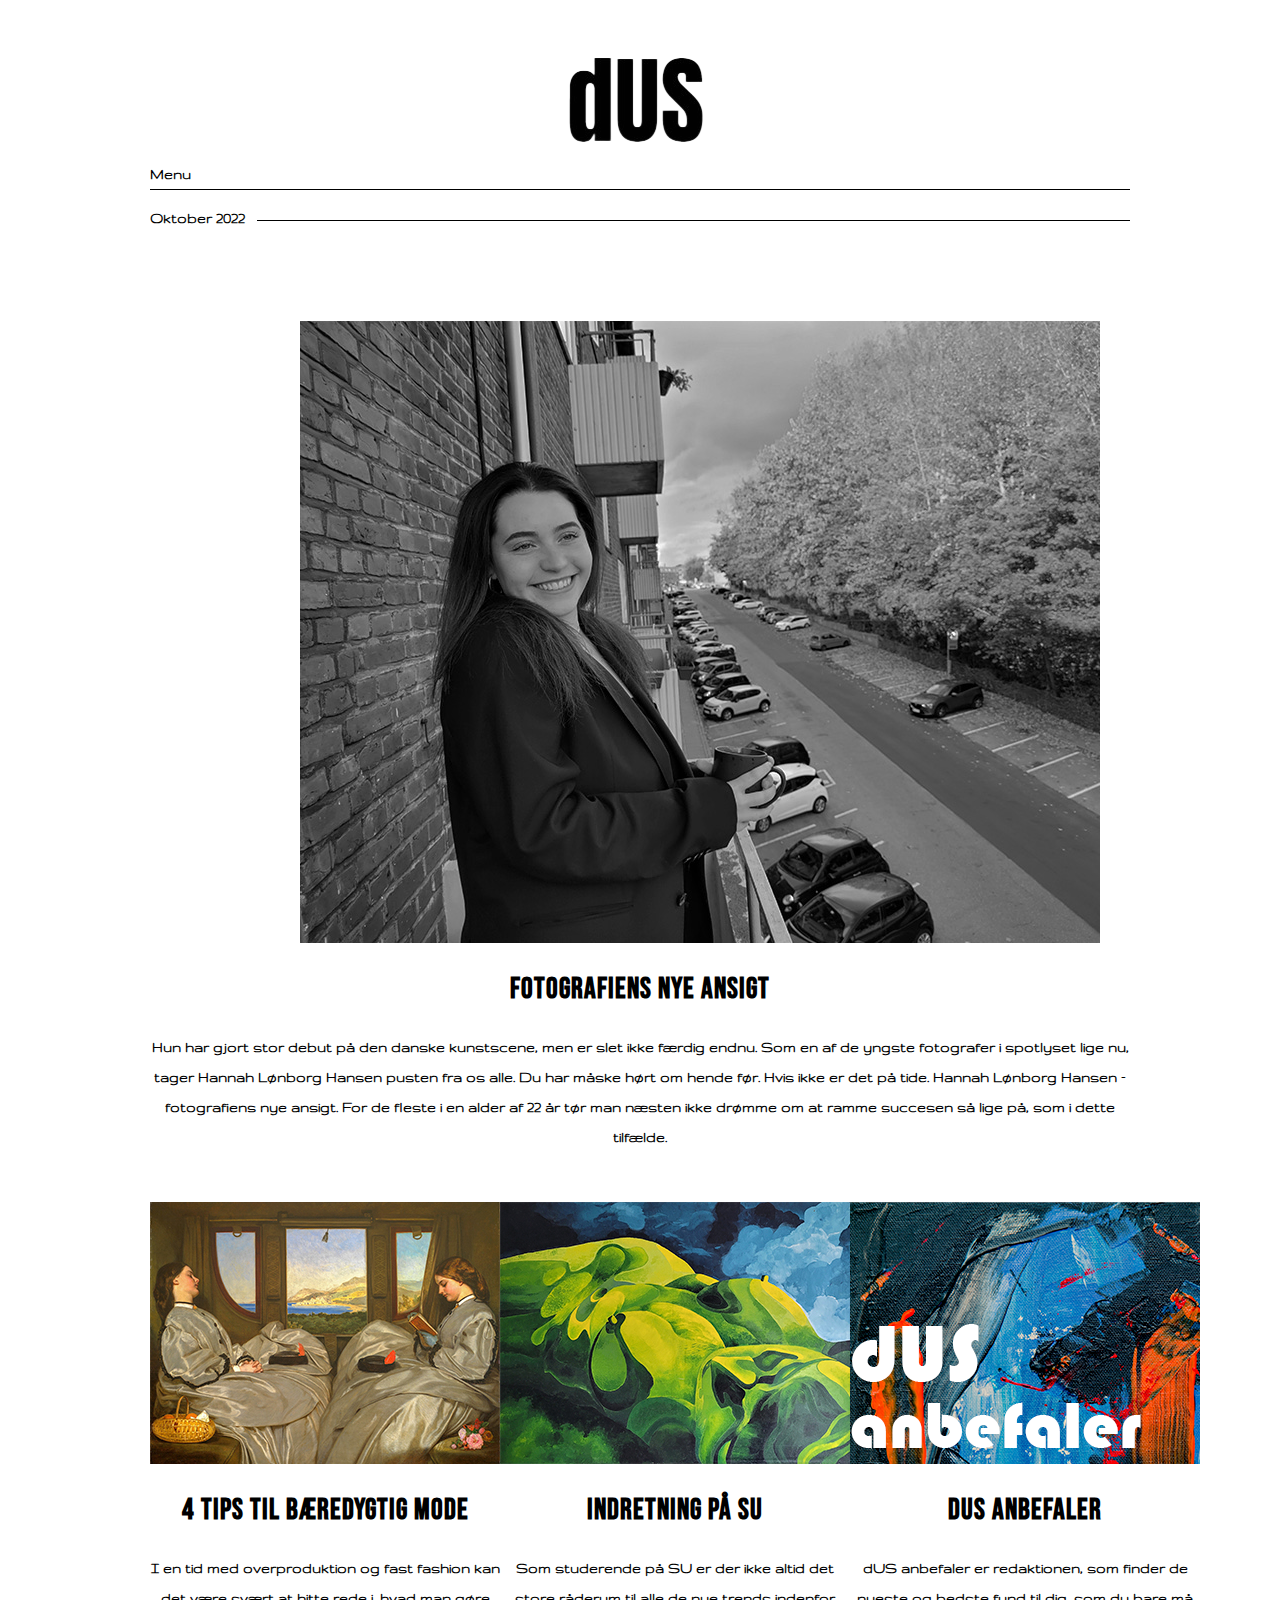
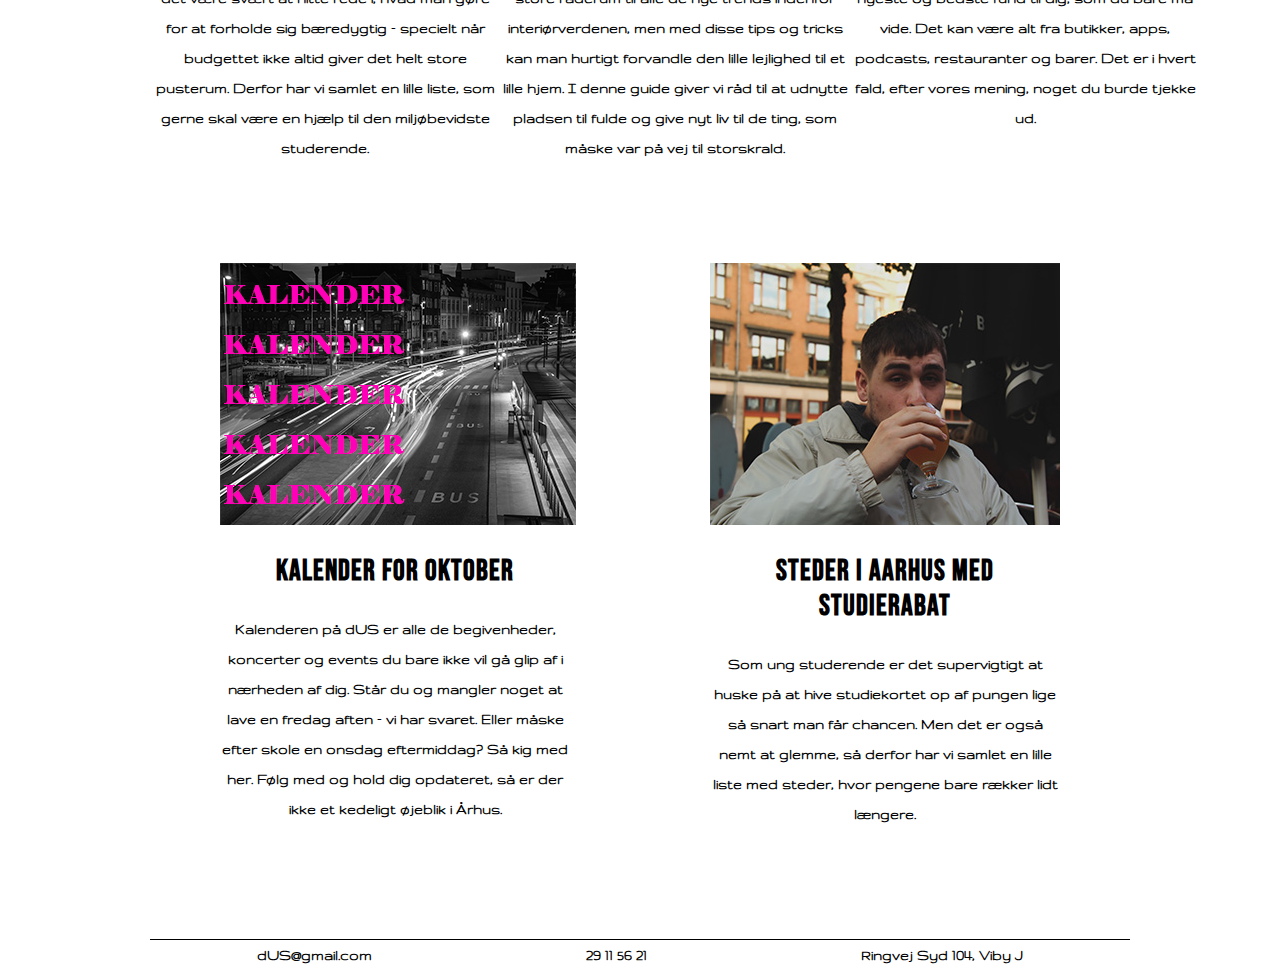
<file: online maga/index.html>
<!DOCTYPE html>
<html lang="da">
<head>
    <meta charset="UTF-8">
    <meta http-equiv="X-UA-Compatible" content="IE=edge">
    <meta name="viewport" content="width=device-width, initial-scale=1.0">
    <link rel="stylesheet" href="indexstyles.css">
    <link href="https://fonts.googleapis.com/css2?family=Bebas+Neue&display=swap" rel="stylesheet">
    <link href="https://fonts.googleapis.com/css2?family=Gruppo&display=swap" rel="stylesheet">
    <link href="https://fonts.googleapis.com/css2?family=Raleway:wght@300&display=swap" rel="stylesheet">
    <title>dUS</title>
</head>
<body>

<main>
<!--HEADER OG DROPDOWN MENU-->
<header>

<div id="logo">
        <a href="index.html"><img src="logo.png" alt="logo"></a>
</div>

<div class="dropdown">
    <p>Menu</p>
        <div class="dropdown-content">
            <div class="list">
            <ul>
                <li><a href="#">Artikler</a></li>
                <li><a href="kontakt.html">Kontakt</a></li>
                <li><a href="omos.html">Om os</a></li>
                </ul>
            </div>
        </div>
</div>

<div id="oktober">
        <p>Oktober 2022</p>
</div>
</header>


<!--PROFIL AF HANNAH-->
<section class="sectionet">
    <a href="profil.html"><img src="hannahfærdig.jpg" alt="hannah"></a>
    <h2>Fotografiens nye ansigt</h2>
    <p>Hun har gjort stor debut på den danske kunstscene, men er slet ikke færdig endnu. Som en af de yngste fotografer i spotlyset lige nu, tager Hannah Lønborg Hansen pusten fra os alle. Du har måske hørt om hende før. Hvis ikke er det på tide. Hannah Lønborg Hansen – fotografiens nye ansigt. 
        For de fleste i en alder af 22 år tør man næsten ikke drømme om at ramme succesen så lige på, som i dette tilfælde. </p>
</section>

<!--KASSER MED TRE BILLEDER OG ARTIKLER-->
<section class="sectionto">
    <div>
        <a href="mode.html"><img src="moderettet.png" alt="placeholder"></a>
        <h2>4 tips til bæredygtig mode</h2>
        <p>I en tid med overproduktion og fast fashion kan det være svært at hitte rede i, hvad man gøre for at forholde sig bæredygtig – specielt når budgettet ikke altid giver det helt store pusterum. Derfor har vi samlet en lille liste, som gerne skal være en hjælp til den miljøbevidste studerende.</p>
    </div>

    <div>
        <a href="indretning.html"><img src="damerettet.png" alt="placeholder"></a>
        <h2>Indretning på SU</h2>
        <p>Som studerende på SU er der ikke altid det store råderum til alle de nye trends indenfor interiørverdenen, men med disse tips og tricks kan man hurtigt forvandle den lille lejlighed til et lille hjem. I denne guide giver vi råd til at udnytte pladsen til fulde og give nyt liv til de ting, som måske var på vej til storskrald.</p>
    </div>

    <div>
        <a href="anbefaler.html"><img src="anbefalerrettet.png" alt="placeholder"></a>
        <h2>dUS anbefaler</h2>
        <p>dUS anbefaler er redaktionen, som finder de nyeste og bedste fund til dig, som du bare må vide. Det kan være alt fra butikker, apps, podcasts, restauranter og barer. Det er i hvert fald, efter vores mening, noget du burde tjekke ud.</p>
    </div>

</section>


<!--TO KASSER MED BILLEDER OG ARTIKLER-->
<section class="sectiontre">
    <div>
        <a href="kalender.html"><img src="kalenderforside.png" alt="placeholder"></a>
        <h2>Kalender for oktober</h2>
        <p>Kalenderen på dUS er alle de begivenheder, koncerter og events du bare ikke vil gå glip af i nærheden af dig. Står du og mangler noget at lave en fredag aften – vi har svaret. Eller måske efter skole en onsdag eftermiddag? Så kig med her. Følg med og hold dig opdateret, så er der ikke et kedeligt øjeblik i Århus.</p>
    </div>

    <div>
        <a href="studierabat.html"><img src="andersforside.jpg" alt="placeholder"></a> 
        <h2>Steder i Aarhus med studierabat</h2>
        <p>Som ung studerende er det supervigtigt at huske på at hive studiekortet op af pungen lige så snart man får chancen. Men det er også nemt at glemme, så derfor har vi samlet en lille liste med steder, hvor pengene bare rækker lidt længere.</p>
    </div>

</section>


<!--FOOTER-->
<footer>
    <p>dUS@gmail.com </p>
    <p>29 11 56 21</p>
    <p>Ringvej Syd 104, Viby J </p>

</footer>
</main>
    
</body>
</html>
</file>
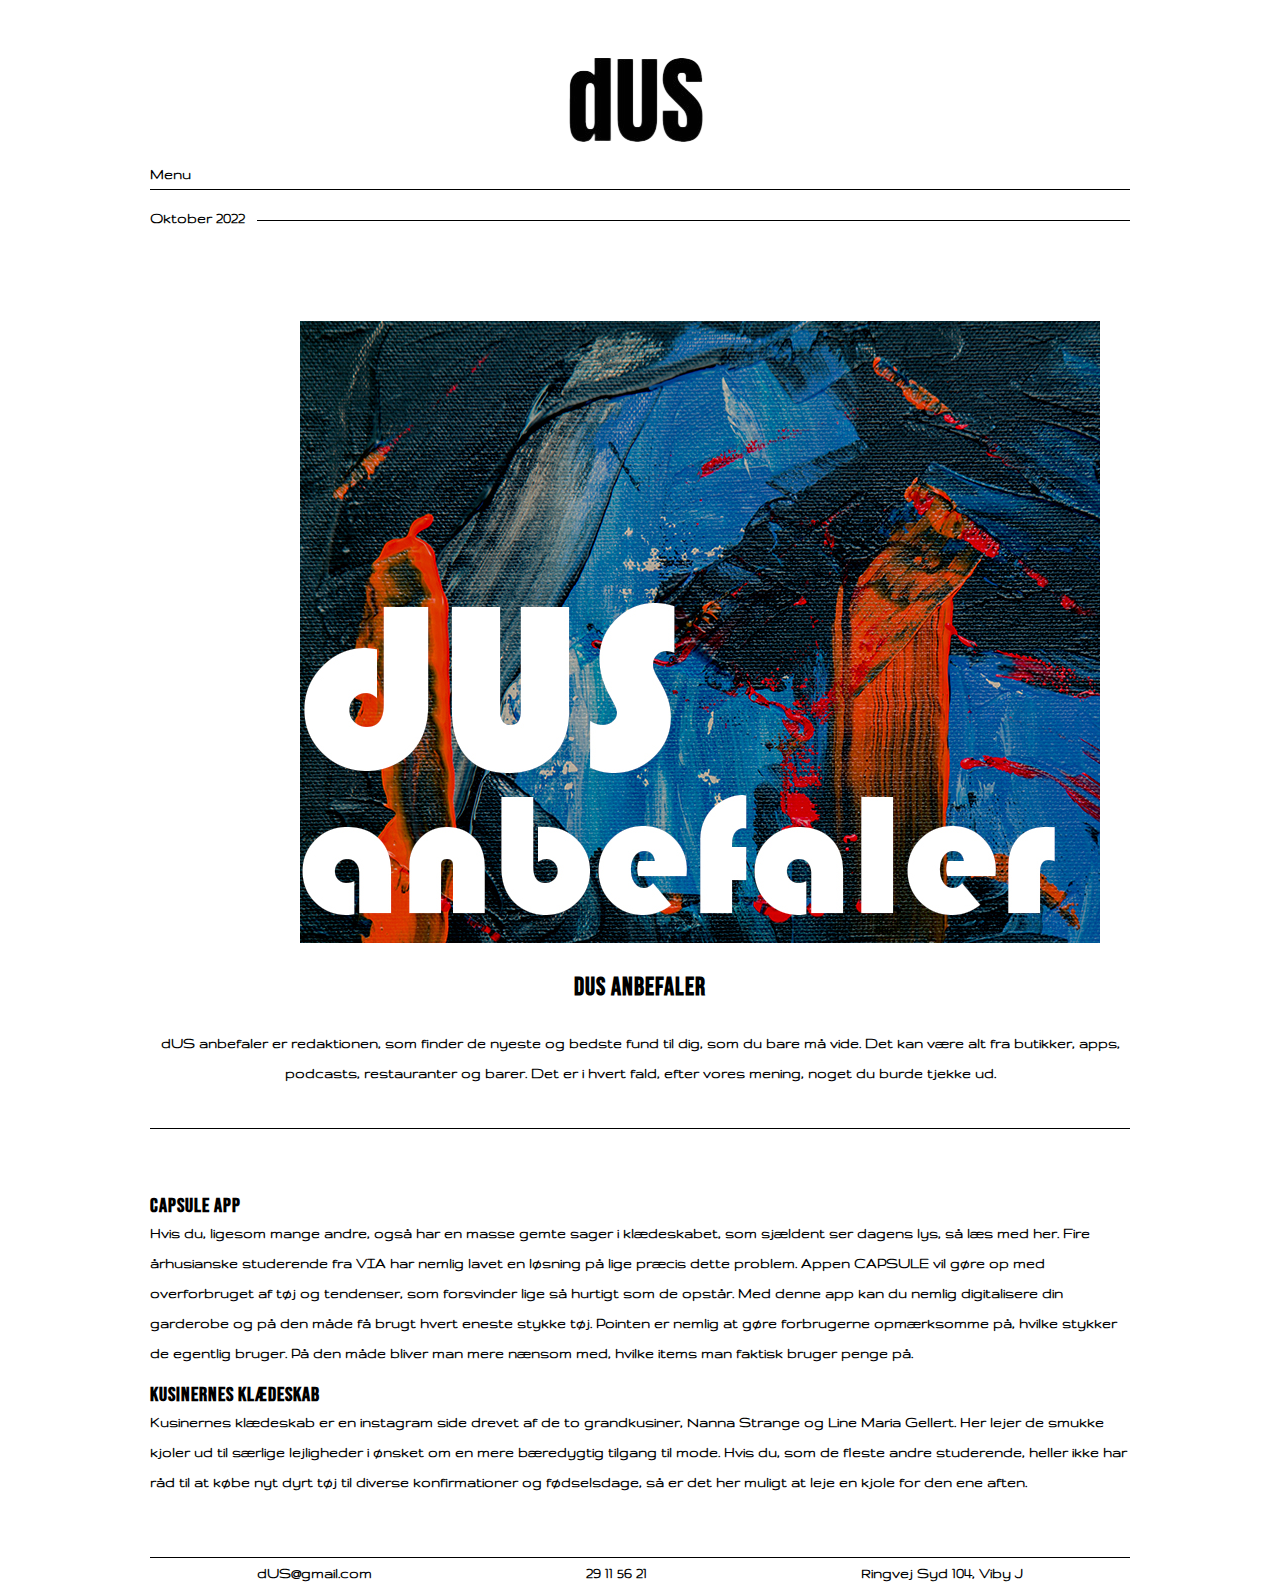
<file: online maga/anbefaler.html>
<!DOCTYPE html>
<html lang="da">
<head>
    <meta charset="UTF-8">
    <meta http-equiv="X-UA-Compatible" content="IE=edge">
    <meta name="viewport" content="width=device-width, initial-scale=1.0">
    <link rel="stylesheet" href="eksterncss.css">
    <link href="https://fonts.googleapis.com/css2?family=Bebas+Neue&display=swap" rel="stylesheet">
    <link href="https://fonts.googleapis.com/css2?family=Gruppo&display=swap" rel="stylesheet">
    <title>dUS anbefaler</title>
</head>
<body>
<main>

<!--HEADER OG DROPDOWN MENU-->
<header>

    <div id="logo">
            <a href="index.html"><img src="logo.png" alt="logo"></a>
    </div>
    
    <div class="dropdown">
        <p>Menu</p>
            <div class="dropdown-content">
                <div class="list">
                <ul>
                    <li><a href="#">Artikler</a></li>
                    <li><a href="kontakt.html">Kontakt</a></li>
                    <li><a href="omos.html">Om os</a></li>
                    </ul>
                </div>
            </div>
    </div>
    
    <div id="oktober">
            <p>Oktober 2022</p>
    </div>
    </header>


<!--TEKST-->
<section class="billede">
        <img src="anbefalerartikel.jpg" alt="anbefaler">
</section>

<section class="intro">
    <h2>dUS anbefaler</h2>
    <p>dUS anbefaler er redaktionen, som finder de nyeste og bedste fund til dig, som du bare må vide. Det kan være alt fra butikker, apps, podcasts, restauranter og barer. Det er i hvert fald, efter vores mening, noget du burde tjekke ud. </p>
</section>

<section>
    <h4>CAPSULE app</h4>
    <p>Hvis du, ligesom mange andre, også har en masse gemte sager i klædeskabet, som sjældent ser dagens lys, så læs med her. 
        Fire århusianske studerende fra VIA har nemlig lavet en løsning på lige præcis dette problem. Appen CAPSULE vil gøre op med overforbruget af tøj og tendenser, som forsvinder lige så hurtigt som de opstår. Med denne app kan du nemlig digitalisere din garderobe og på den måde få brugt hvert eneste stykke tøj. Pointen er nemlig at gøre forbrugerne opmærksomme på, hvilke stykker de egentlig bruger. På den måde bliver man mere nænsom med, hvilke items man faktisk bruger penge på.
        </p>

    <h4>Kusinernes Klædeskab</h4>
    <p>Kusinernes klædeskab er en instagram side drevet af de to grandkusiner, Nanna Strange og Line Maria Gellert. Her lejer de smukke kjoler ud til særlige lejligheder i ønsket om en mere bæredygtig tilgang til mode. Hvis du, som de fleste andre studerende, heller ikke har råd til at købe nyt dyrt tøj til diverse konfirmationer og fødselsdage, så er det her muligt at leje en kjole for den ene aften.</p>
</section>

<!--FOOTER-->
<footer>
    <p>dUS@gmail.com </p>
    <p>29 11 56 21</p>
    <p>Ringvej Syd 104, Viby J </p>

</footer>
</main>
    
</body>
</html>
</file>
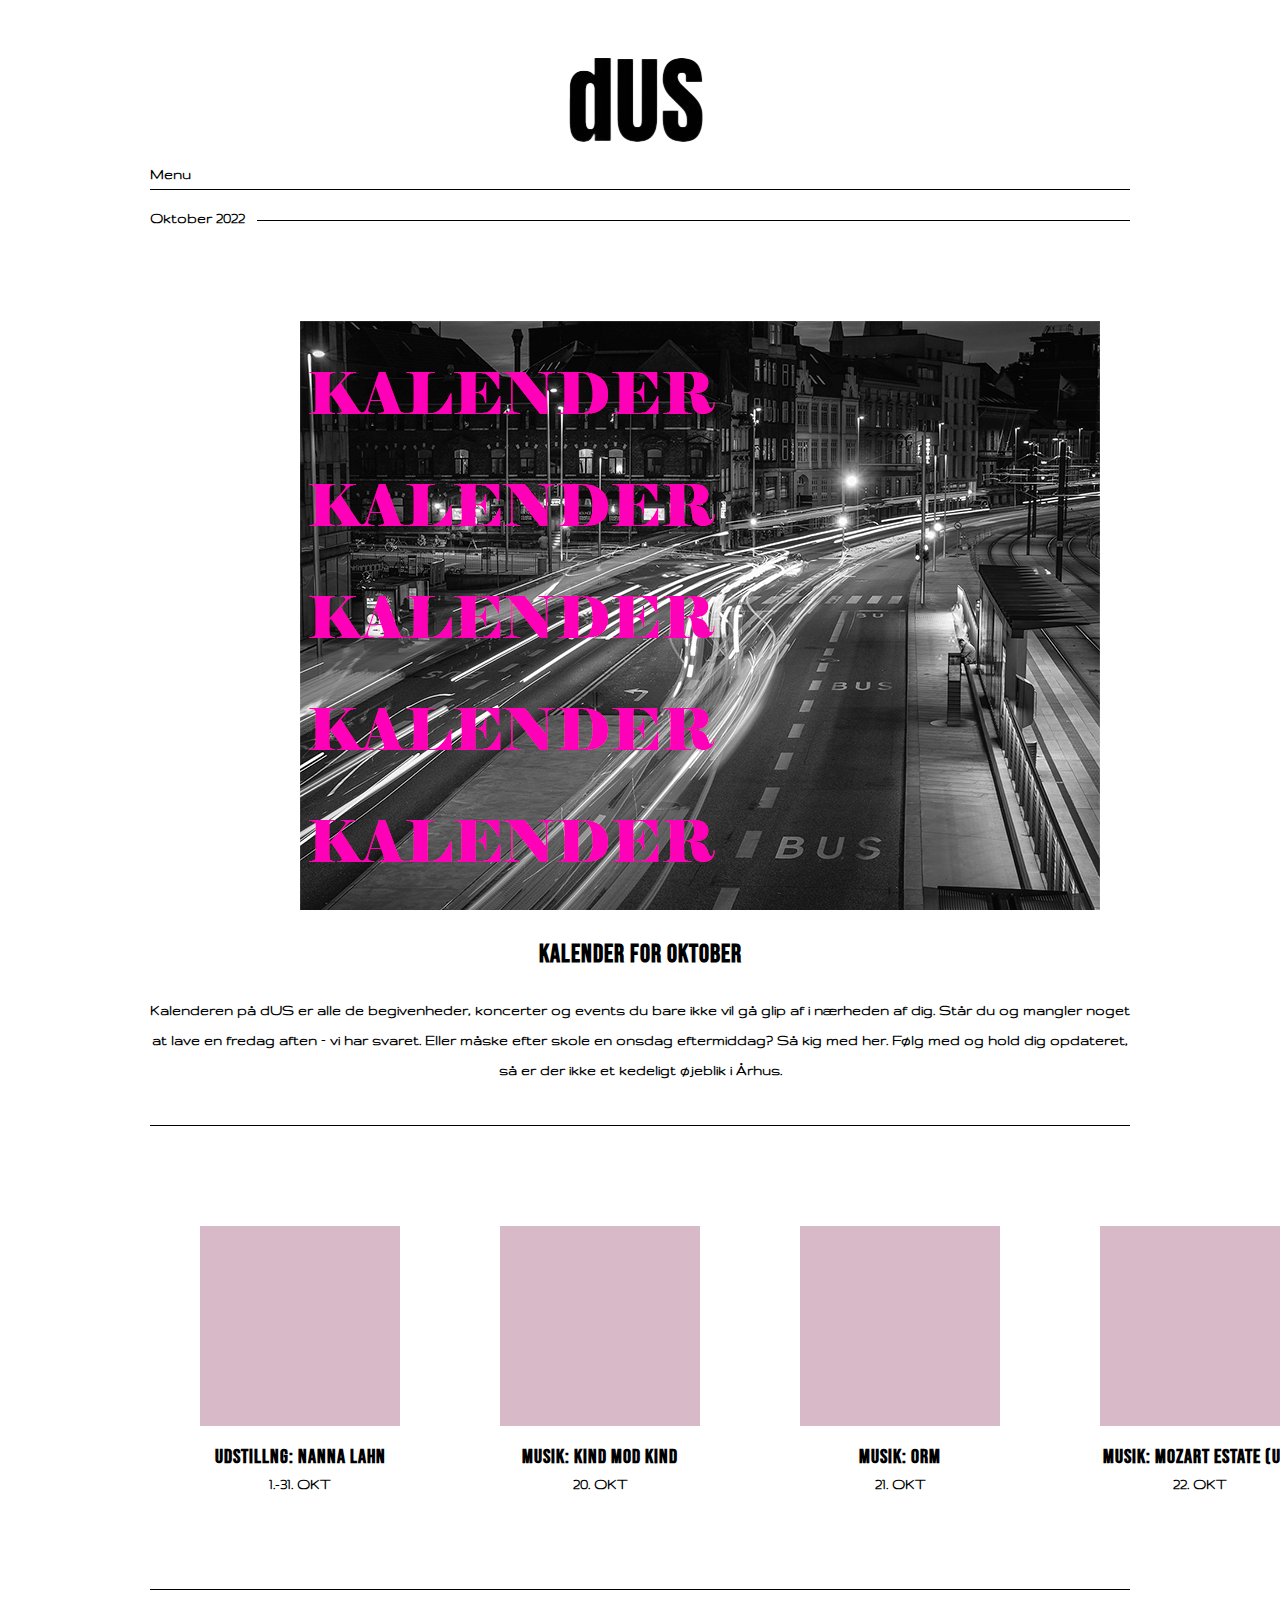
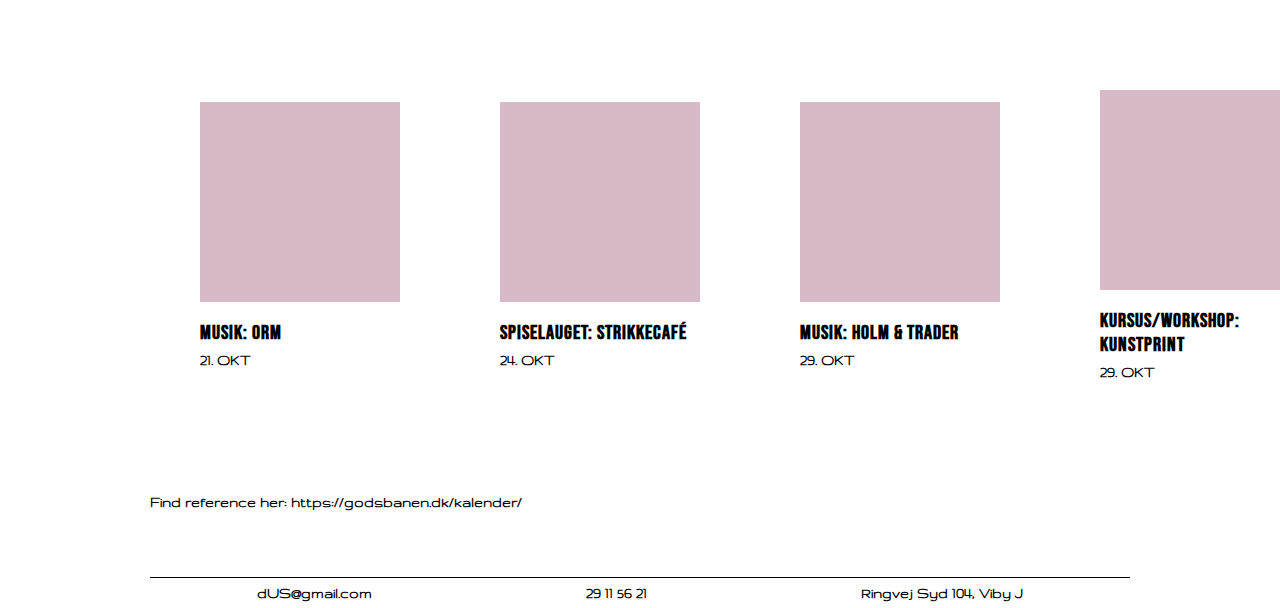
<file: online maga/kalender.html>
<!DOCTYPE html>
<html lang="da">
<head>
    <meta charset="UTF-8">
    <meta http-equiv="X-UA-Compatible" content="IE=edge">
    <meta name="viewport" content="width=device-width, initial-scale=1.0">
    <link rel="stylesheet" href="eksterncss.css">
    <link rel="stylesheet" href="kalenderstyles.css">
    <link href="https://fonts.googleapis.com/css2?family=Bebas+Neue&display=swap" rel="stylesheet">
    <link href="https://fonts.googleapis.com/css2?family=Gruppo&display=swap" rel="stylesheet">
    <title>Kalender</title>
</head>
<body>
<main>

<!--HEADER OG DROPDOWN MENU-->
<header>

    <div id="logo">
            <a href="index.html"><img src="logo.png" alt="logo"></a>
    </div>
    
    <div class="dropdown">
        <p>Menu</p>
            <div class="dropdown-content">
                <div class="list">
                <ul>
                    <li><a href="#">Artikler</a></li>
                    <li><a href="kontakt.html">Kontakt</a></li>
                    <li><a href="omos.html">Om os</a></li>
                    </ul>
                </div>
            </div>
    </div>
    
    <div id="oktober">
            <p>Oktober 2022</p>
    </div>
    </header>


    <!--TEKST-->
<section class="billede">
    <img src="kalenderartikel.png" alt="kalender">
</section>

<section class="intro">
    <h2>Kalender for oktober</h2>
    <p>Kalenderen på dUS er alle de begivenheder, koncerter og events du bare ikke vil gå glip af i nærheden af dig. Står du og mangler noget at lave en fredag aften – vi har svaret. Eller måske efter skole en onsdag eftermiddag? Så kig med her. Følg med og hold dig opdateret, så er der ikke et kedeligt øjeblik i Århus. </p>
</section>

<section class="kasser">
    <div>
        <a href="#"><img src="forsøgkalender.png" alt="placeholder"></a>
        <h3>UDSTILLNG: NANNA LAHN</h3>
        <p>1.-31. OKT</p>
    </div>

    <div>
        <a href="#"><img src="forsøgkalender.png" alt="placeholder"></a>
        <h3>MUSIK: KIND MOD KIND</h3>
        <p>20. OKT</p>
    </div>

    <div>
        <a href="#"><img src="forsøgkalender.png" alt="placeholder"></a>
        <h3>MUSIK: ORM </h3>
        <p>21. OKT</p>
    </div>

    <div>
        <a href="#"><img src="forsøgkalender.png" alt="placeholder"></a>
        <h3>MUSIK: MOZART ESTATE (UK) </h3>
        <p>22. OKT</p>
    </div>
    </section>

<section class="kasserto">
    <div>
        <a href="#"><img src="forsøgkalender.png" alt="placeholder"></a>
        <h3>MUSIK: ORM </h3>
        <p>21. OKT</p>
    </div>

    <div>
        <a href="#"><img src="forsøgkalender.png" alt="placeholder"></a>
        <h3>SPISELAUGET: STRIKKECAFÉ </h3>
        <p>24. OKT</p>
    </div>

    <div>
        <a href="#"><img src="forsøgkalender.png" alt="placeholder"></a>
        <h3>MUSIK: HOLM & TRADER </h3>
        <p>29. OKT</p>
    </div>

    <div>
        <a href="#"><img src="forsøgkalender.png" alt="placeholder"></a>
        <h3>KURSUS/WORKSHOP: KUNSTPRINT </h3>
        <p>29. OKT</p>
    </div>
</section>

<section>
    <p>Find reference her: https://godsbanen.dk/kalender/</p>
</section>

<!--FOOTER-->
<footer>
    <p>dUS@gmail.com </p>
    <p>29 11 56 21</p>
    <p>Ringvej Syd 104, Viby J </p>

</footer>
</main>
    
</body>
</html>
</file>
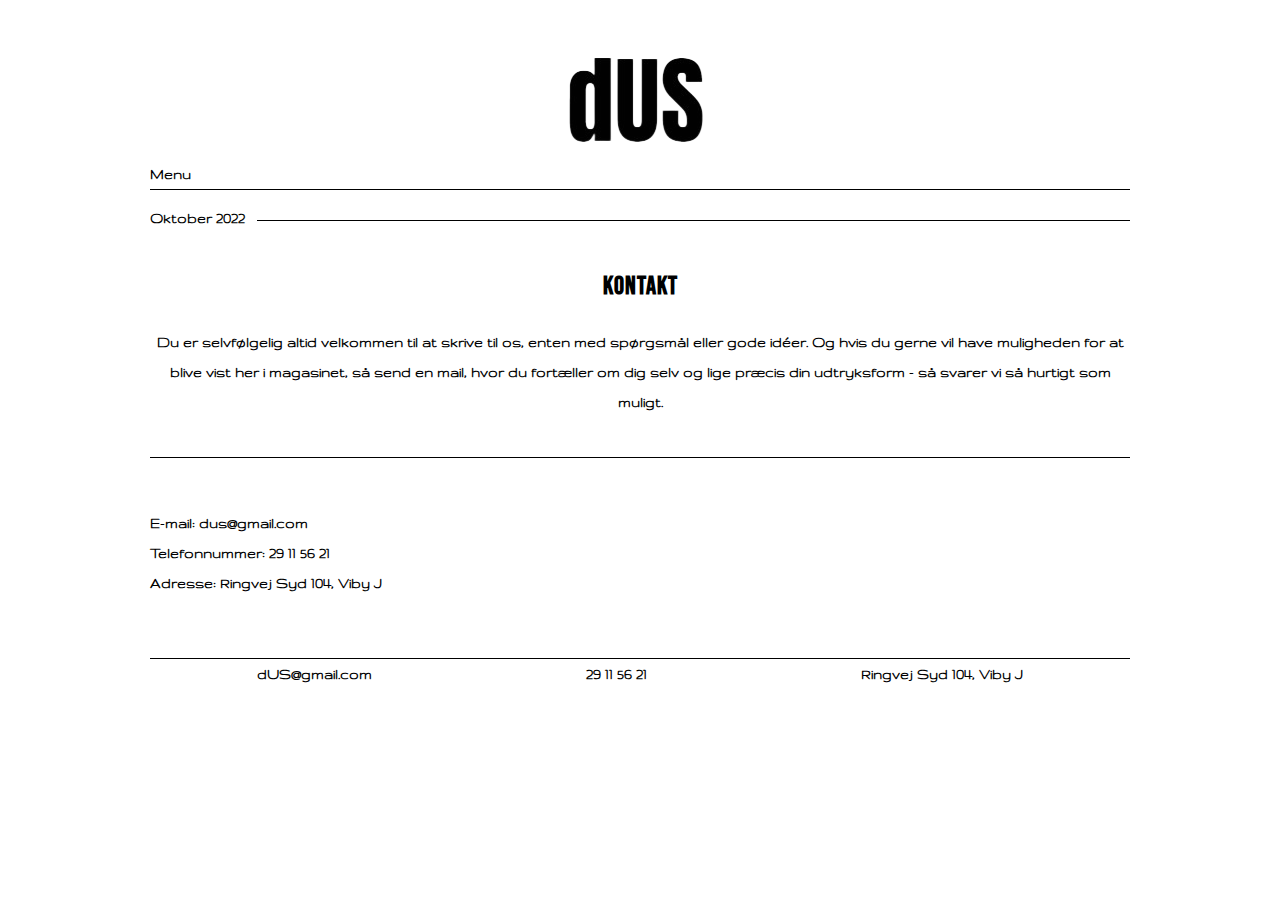
<file: online maga/kontakt.html>
<!DOCTYPE html>
<html lang="da">
<head>
    <meta charset="UTF-8">
    <meta http-equiv="X-UA-Compatible" content="IE=edge">
    <meta name="viewport" content="width=device-width, initial-scale=1.0">
    <link rel="stylesheet" href="eksterncss.css">
    <link href="https://fonts.googleapis.com/css2?family=Bebas+Neue&display=swap" rel="stylesheet">
    <link href="https://fonts.googleapis.com/css2?family=Gruppo&display=swap" rel="stylesheet">
    <title>Kontakt</title>
</head>
<body>
<main>

<!--HEADER OG DROPDOWN MENU-->
<header>

    <div id="logo">
            <a href="index.html"><img src="logo.png" alt="logo"></a>
    </div>
    
    <div class="dropdown">
        <p>Menu</p>
            <div class="dropdown-content">
                <div class="list">
                <ul>
                    <li><a href="#">Artikler</a></li>
                    <li><a href="kontakt.html">Kontakt</a></li>
                    <li><a href="omos.html">Om os</a></li>
                    </ul>
                </div>
            </div>
    </div>
    
    <div id="oktober">
            <p>Oktober 2022</p>
    </div>
    </header>

<!--TEKST-->
    <section class="intro">
    <h2>Kontakt</h2>
    <p>Du er selvfølgelig altid velkommen til at skrive til os, enten med spørgsmål eller gode idéer. Og hvis du gerne vil have muligheden for at blive vist her i magasinet, så send en mail, hvor du fortæller om dig selv og lige præcis din udtryksform - så svarer vi så hurtigt som muligt.</p>
</section>

<section>
    <p>E-mail: dus@gmail.com</p>
    <p>Telefonnummer: 29 11 56 21</p>
    <p>Adresse: Ringvej Syd 104, Viby J</p>
</section>

<!--FOOTER-->
<footer>
    <p>dUS@gmail.com </p>
    <p>29 11 56 21</p>
    <p>Ringvej Syd 104, Viby J </p>

</footer>
</main>
    
</body>
</html>
</file>
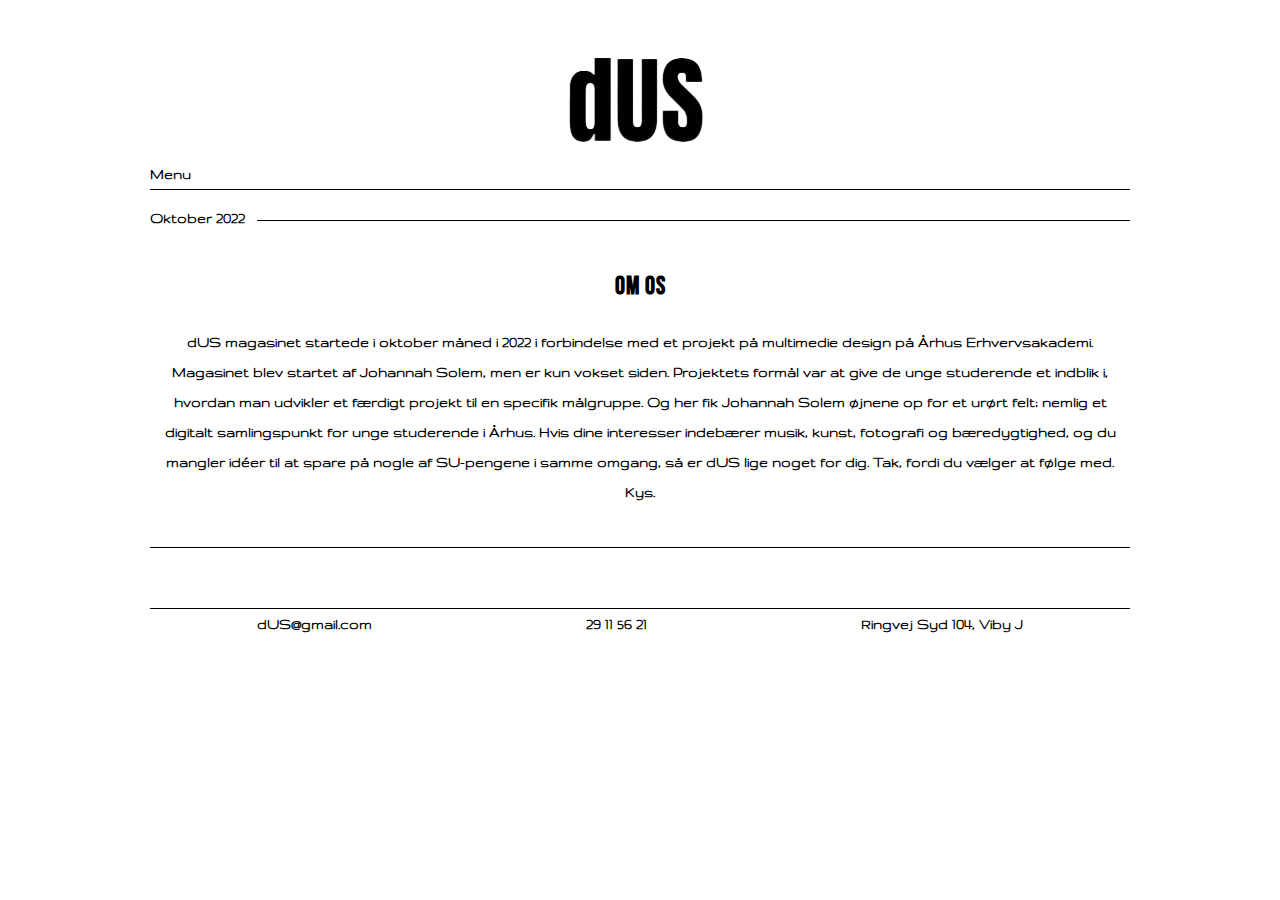
<file: online maga/omos.html>
<!DOCTYPE html>
<html lang="da">
<head>
    <meta charset="UTF-8">
    <meta http-equiv="X-UA-Compatible" content="IE=edge">
    <meta name="viewport" content="width=device-width, initial-scale=1.0">
    <link rel="stylesheet" href="eksterncss.css">
    <link href="https://fonts.googleapis.com/css2?family=Bebas+Neue&display=swap" rel="stylesheet">
    <link href="https://fonts.googleapis.com/css2?family=Gruppo&display=swap" rel="stylesheet">
    <title>Om os</title>
</head>
<body>
<main>
<!--HEADER OG DROPDOWN MENU-->
<header>

    <div id="logo">
            <a href="index.html"><img src="logo.png" alt="logo"></a>
    </div>
    
    <div class="dropdown">
        <p>Menu</p>
            <div class="dropdown-content">
                <div class="list">
                <ul>
                    <li><a href="#">Artikler</a></li>
                    <li><a href="kontakt.html">Kontakt</a></li>
                    <li><a href="omos.html">Om os</a></li>
                    </ul>
                </div>
            </div>
    </div>
    
    <div id="oktober">
            <p>Oktober 2022</p>
    </div>
    </header>


<!--TEKST-->
<section class="intro">
    <h2>Om os</h2>
    <p>dUS magasinet startede i oktober måned i 2022 i forbindelse med et projekt på multimedie design på Århus Erhvervsakademi. Magasinet blev startet af Johannah Solem, men er kun vokset siden. Projektets formål var at give de unge studerende et indblik i, hvordan man udvikler et færdigt projekt til en specifik målgruppe. Og her fik Johannah Solem øjnene op for et urørt felt; nemlig et digitalt samlingspunkt for unge studerende i Århus. 
        Hvis dine interesser indebærer musik, kunst, fotografi og bæredygtighed, og du mangler idéer til at spare på nogle af SU-pengene i samme omgang, så er dUS lige noget for dig. 
        Tak, fordi du vælger at følge med. 
        Kys.</p>
</section>

<!--FOOTER-->
<footer>
    <p>dUS@gmail.com </p>
    <p>29 11 56 21</p>
    <p>Ringvej Syd 104, Viby J </p>

</footer>
</body>

</main>
</html>
</file>
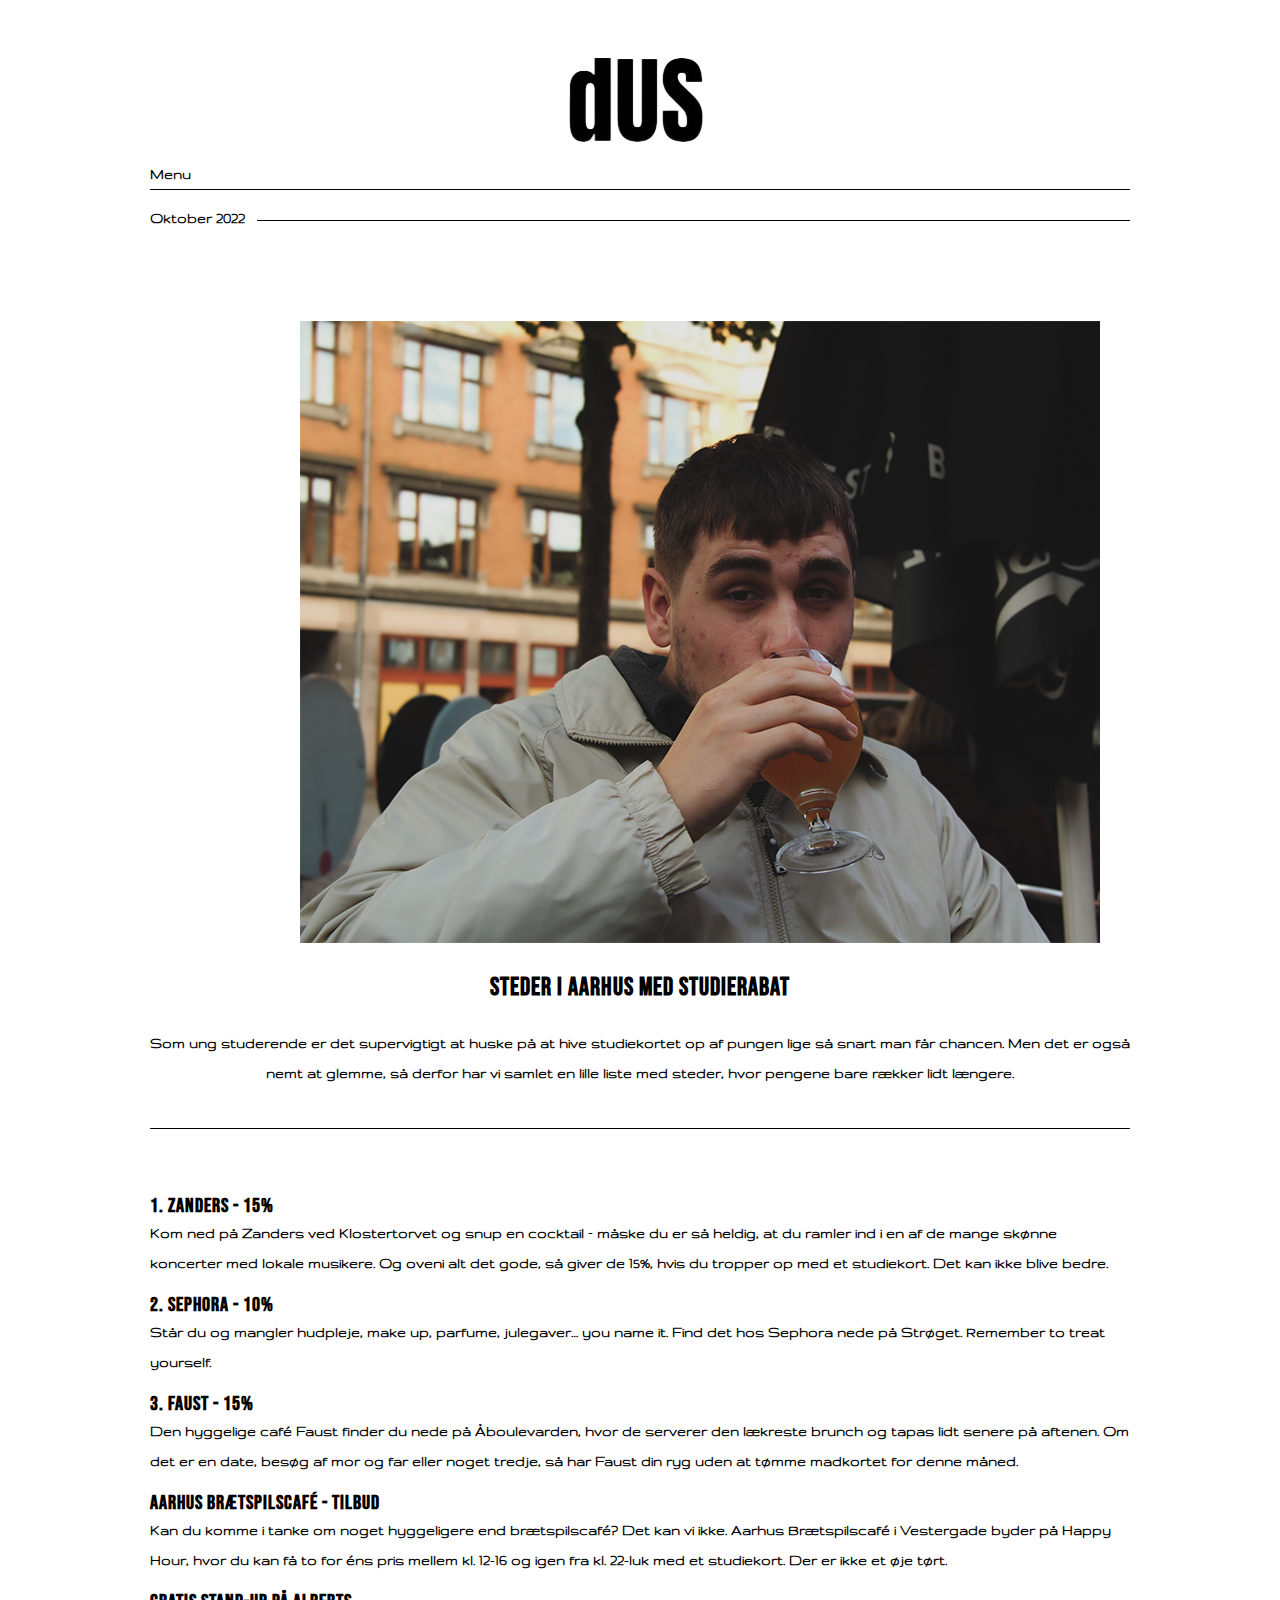
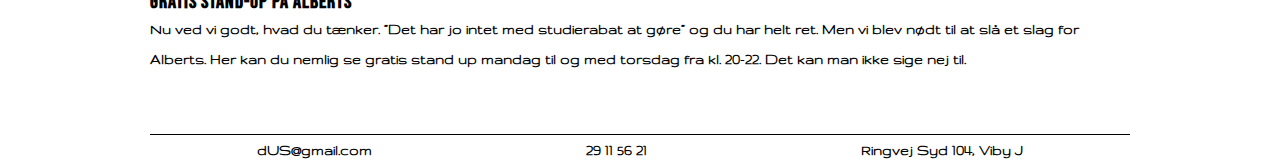
<file: online maga/studierabat.html>
<!DOCTYPE html>
<html lang="da">
<head>
    <meta charset="UTF-8">
    <meta http-equiv="X-UA-Compatible" content="IE=edge">
    <meta name="viewport" content="width=device-width, initial-scale=1.0">
    <link rel="stylesheet" href="eksterncss.css">
    <link href="https://fonts.googleapis.com/css2?family=Bebas+Neue&display=swap" rel="stylesheet">
    <link href="https://fonts.googleapis.com/css2?family=Gruppo&display=swap" rel="stylesheet">
    <title>Steder i Aarhus med studierabat</title>
</head>
<body>

<main>

<!--HEADER OG DROPDOWN MENU-->
<header>

    <div id="logo">
            <a href="index.html"><img src="logo.png" alt="logo"></a>
    </div>
    
    <div class="dropdown">
        <p>Menu</p>
            <div class="dropdown-content">
                <div class="list">
                <ul>
                    <li><a href="#">Artikler</a></li>
                    <li><a href="kontakt.html">Kontakt</a></li>
                    <li><a href="omos.html">Om os</a></li>
                    </ul>
                </div>
            </div>
    </div>
    
    <div id="oktober">
            <p>Oktober 2022</p>
    </div>
    </header>


<!--TEKST-->
<section class="billede">
    <img src="andersartikel.jpg" alt="studierabat">
</section>

<section class="intro">
    <h2>Steder i Aarhus med studierabat</h2>
    <p>Som ung studerende er det supervigtigt at huske på at hive studiekortet op af pungen lige så snart man får chancen. Men det er også nemt at glemme, så derfor har vi samlet en lille liste med steder, hvor pengene bare rækker lidt længere. </p>
</section>

<section>
    <h4>1. Zanders - 15%</h4>
    <p>Kom ned på Zanders ved Klostertorvet og snup en cocktail – måske du er så heldig, at du ramler ind i en af de mange skønne koncerter med lokale musikere. Og oveni alt det gode, så giver de 15%, hvis du tropper op med et studiekort. Det kan ikke blive bedre. </p>

    <h4>2. Sephora - 10%</h4>
    <p>Står du og mangler hudpleje, make up, parfume, julegaver… you name it. Find det hos Sephora nede på Strøget.  Remember to treat yourself. </p>

    <h4>3. Faust - 15%</h4>
    <p>Den hyggelige café Faust finder du nede på Åboulevarden, hvor de serverer den lækreste brunch og tapas lidt senere på aftenen. Om det er en date, besøg af mor og far eller noget tredje, så har Faust din ryg uden at tømme madkortet for denne måned. </p>

    <h4>Aarhus Brætspilscafé - tilbud </h4>
    <p>Kan du komme i tanke om noget hyggeligere end brætspilscafé? Det kan vi ikke. Aarhus Brætspilscafé i Vestergade byder på Happy Hour, hvor du kan få to for éns pris mellem kl. 12-16 og igen fra kl. 22-luk med et studiekort. Der er ikke et øje tørt. </p>

    <h4>Gratis stand-up på Alberts</h4>
    <p>Nu ved vi godt, hvad du tænker. ”Det har jo intet med studierabat at gøre” og du har helt ret. Men vi blev nødt til at slå et slag for Alberts. Her kan du nemlig se gratis stand up mandag til og med torsdag fra kl. 20-22. Det kan man ikke sige nej til. </p>
</section>

<!--FOOTER-->
<footer>
    <p>dUS@gmail.com </p>
    <p>29 11 56 21</p>
    <p>Ringvej Syd 104, Viby J </p>

</footer>
</main>
</body>
</html>
</file>
<file: online maga/indexstyles.css>
*{
    margin: 0px;
    padding: 0px;
    box-sizing: border-box;
}

/*HEADER*/

header p{
    font-family: "Gruppo";
    font-weight: 1000;
}
#oktober{
    display: flex;
    justify-content: left;
    border-bottom:1px solid black;
    margin-bottom: 50px;
    border-top: 1px solid black;
}

#oktober p{
    top: 13px;
    position: relative;
    background-color: white;
    padding-right: 12px;
}

#logo{
    height: 60%;
    display: flex;
    justify-content: center;
    align-items: center;
}

#menu{
    display: flex;
    justify-content: left;
    padding-bottom: 100px;
}

/*DROPDOWN MENU*/

header .list{
    font-family: "Gruppo";
    font-weight: 1000;
}

.dropdown{
    position: relative;
    display: inline-block;
    display: flex;
    margin-right: 100px;
}

.dropdown-content{
    display: none;
    position: absolute;
    background-color: white;
    top: 25px;
    z-index: 1;
    border: 1px black solid; 
    padding: 10px;
    font-family: 'Segoe UI', Tahoma, Geneva, Verdana, sans-serif;
}

.dropdown:hover .dropdown-content{
    display: block;
}

.list{
    display: flex;
    justify-content: space-around;
    line-height: 30px;
}

.list ul{
    list-style-type: none;
    padding-left: 5%;
    padding-right: 5%;
}

.list a{
    text-decoration: none;
    color: black;
}

.list a:hover{
    text-decoration: none;
    color: rgb(168, 124, 124);
}

/*MAIN*/
main{
    margin-top: 40px;
    padding-left: 150px;
    padding-right: 150px;
}

/*KASSE MED PROFIL AF HANNAH*/
.sectionet img{
    margin-top: 50px;
    padding-left: 150px;
}

/*REDIGERING AF SKRIFT OG OVERSKRIFTER*/
h2{
    text-align: center;
    font-family: "Bebas Neue";
    font-size: 22pt;
    margin-bottom: 25px;
    margin-top: 25px;
    letter-spacing: 1px;
}

p{
    font-family: "Gruppo";
    font-size: 12pt;
    line-height: 30px;
    text-align: center;
    font-weight: 600;
}


/*KASSE MED TRE BILLEDER OG ARTIKLER*/
.sectionto{
    margin-top: 50px;
    display: flex;
    justify-content: space-around;
    min-width: 900px;
}

.sectionto div{
    width: 350px;
    text-align: center;
    margin-bottom: 50px;
}


/*KASSE MED TO BILLEDER OG ARTIKLER */
.sectiontre{
    margin-top: 50px;
    display: flex;
    justify-content: space-around;
    min-width: 900px;
}

.sectiontre div{
    width: 350px;
    text-align: center;
    margin-bottom: 50px;
}


/*FOOTER*/
footer{
    display: flex;
    justify-content: space-around;
    border-top: 1px rgb(0, 0, 0) solid;
    background-color: white;
    width: 100%;
    margin-top: 60px;
}

footer p{
    font-family: "Gruppo";
    font-weight: 1000;
}
</file>
<file: online maga/eksterncss.css>
*{
    margin: 0px;
    padding: 0px;
    box-sizing: border-box;
}

/*HEADER*/

header p{
    font-family: "Gruppo";
    font-weight: 1000;
}
#oktober{
    display: flex;
    justify-content: left;
    border-bottom:1px solid black;
    margin-bottom: 50px;
    border-top: 1px solid black;
}

#oktober p{
    top: 13px;
    position: relative;
    background-color: white;
    padding-right: 12px;
}

#logo{
    height: 60%;
    display: flex;
    justify-content: center;
    align-items: center;
}

#menu{
    display: flex;
    justify-content: left;
    padding-bottom: 100px;
}

/*DROPDOWN MENU*/

header .list{
    font-family: "Gruppo";
    font-weight: 1000;
}

.dropdown{
    position: relative;
    display: inline-block;
    display: flex;
    margin-right: 100px;
}

.dropdown-content{
    display: none;
    position: absolute;
    background-color: white;
    top: 25px;
    z-index: 1;
    border: 1px black solid; 
    padding: 10px;
    font-family: 'Segoe UI', Tahoma, Geneva, Verdana, sans-serif;
}

.dropdown:hover .dropdown-content{
    display: block;
}

.list{
    display: flex;
    justify-content: space-around;
    line-height: 30px;
}

.list ul{
    list-style-type: none;
    padding-left: 5%;
    padding-right: 5%;
}

.list a{
    text-decoration: none;
    color: black;
}

.list a:hover{
    text-decoration: none;
    color: rgb(168, 124, 124);
}

/*MAIN*/
main{
    margin-top: 40px;
    padding-left: 150px;
    padding-right: 150px;
}


/*REDIGERING AF SKRIFT OG OVERSKRIFTER*/
h2{
    text-align: center;
    font-family: "Bebas Neue";
    font-size: 19pt;
    margin-bottom: 25px;
    margin-top: 25px;
    letter-spacing: 1px;
}

p{
    font-family: "Gruppo";
    font-size: 12pt;
    line-height: 30px;
    font-weight: 600;

}

h4{
    font-size: 15pt;
    font-family: "Bebas Neue";
    padding-top: 15px;
    letter-spacing: 1px;
}

.intro{
    text-align: center;
    border-bottom: 1px solid black;
    padding-bottom: 40px;
    margin-bottom: 50px;
}


/*FOOTER*/
footer{
    display: flex;
    justify-content: space-around;
    border-top: 1px rgb(0, 0, 0) solid;
    background-color: white;
    width: 100%;
    margin-top: 60px;
}

footer p{
    font-family: "Gruppo";
    font-weight: 1000;
}

/*BILLEDER I ARTIKLER */
.billede img{
    margin-top: 50px;
    padding-left: 150px;
}
</file>
<file: online maga/kalenderstyles.css>
.intro{
    text-align: center;
}

.kasser{
    margin-top: 50px;
    display: flex;
    justify-content: space-evenly;
    min-width: 900px;

    margin-bottom: 50px;
    align-items: center;

    width: 100%;
}

.kasser div{
    padding: 50px;
}

.kasserto{
    margin-top: 50px;
    display: flex;
    justify-content: space-around;
    min-width: 900px;

    margin-bottom: 50px;
    align-items: center;
}

.kasserto div{
    padding: 50px;
}

h3{
    font-size: 15pt;
    font-family: "Bebas Neue";
    padding-top: 15px;
    letter-spacing: 1px;
}

.kasser{
    text-align: center;
    border-bottom: 1px solid black;
    padding-bottom: 40px;
    margin-bottom: 50px;
}
</file>
